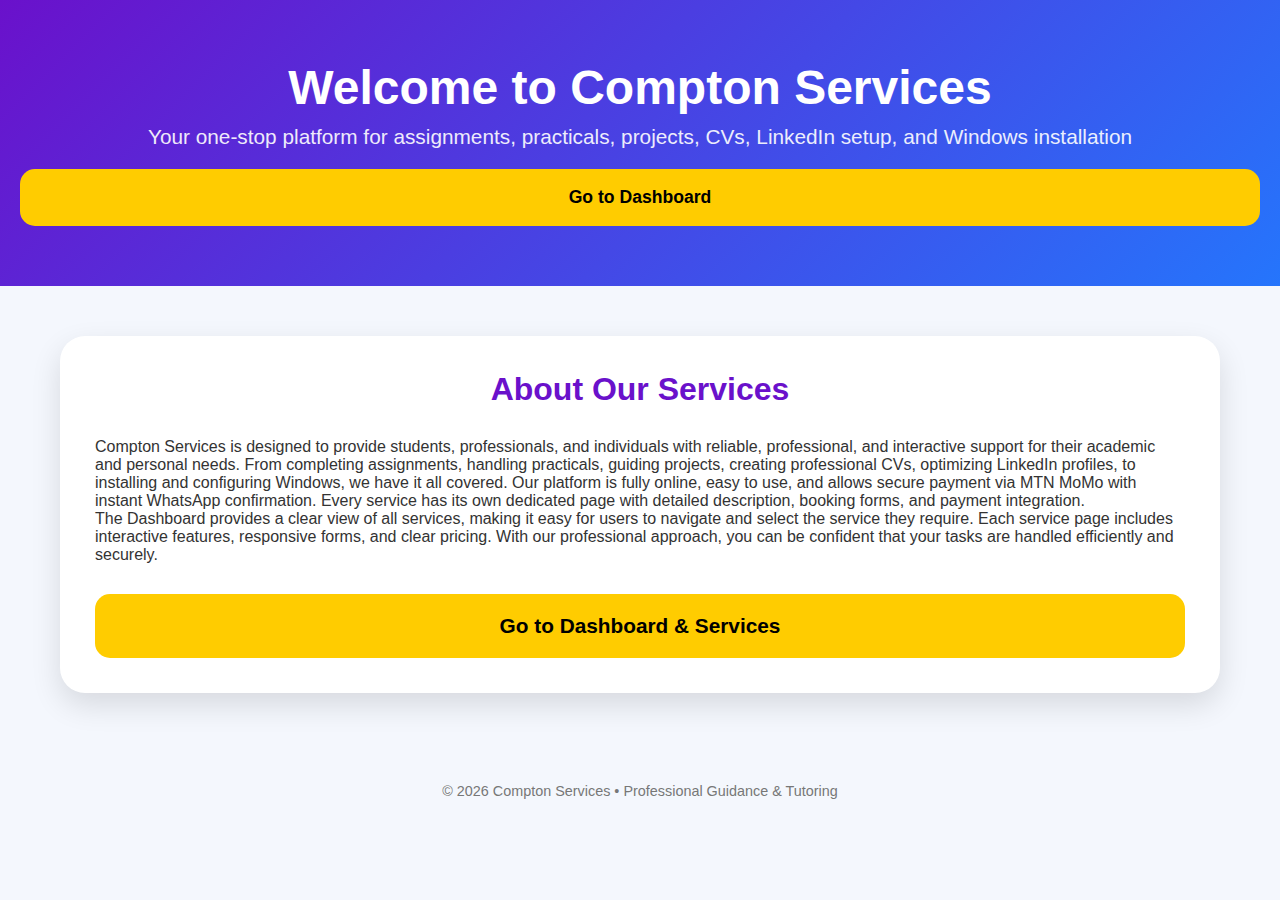
<file: index.html>
<!DOCTYPE html>
<html lang="en">
<head>
<meta charset="UTF-8">
<meta name="viewport" content="width=device-width, initial-scale=1.0">
<title>Compton Services - Home</title>
<link rel="stylesheet" href="style.css">
<link rel="stylesheet" href="https://cdnjs.cloudflare.com/ajax/libs/font-awesome/6.5.0/css/all.min.css">
</head>
<body>

<header>
  <h1>Welcome to Compton Services</h1>
  <p>Your one-stop platform for assignments, practicals, projects, CVs, LinkedIn setup, and Windows installation</p>
  <nav>
    <a href="dashboard.html" class="pay-btn">Go to Dashboard</a>
  </nav>
</header>

<main>
  <div class="card">
    <h2>About Our Services</h2>
    <p>
      Compton Services is designed to provide students, professionals, and individuals with reliable, professional, and interactive support for their academic and personal needs. 
      From completing assignments, handling practicals, guiding projects, creating professional CVs, optimizing LinkedIn profiles, to installing and configuring Windows, we have it all covered. 
      Our platform is fully online, easy to use, and allows secure payment via MTN MoMo with instant WhatsApp confirmation. Every service has its own dedicated page with detailed description, booking forms, and payment integration.
    </p>
    <p>
      The Dashboard provides a clear view of all services, making it easy for users to navigate and select the service they require. Each service page includes interactive features, responsive forms, and clear pricing. 
      With our professional approach, you can be confident that your tasks are handled efficiently and securely.
    </p>
    <div style="text-align:center; margin-top:30px;">
      <a href="dashboard.html" class="pay-btn" style="font-size:1.3rem; padding:20px 30px;">
        Go to Dashboard & Services
      </a>
    </div>
  </div>
</main>

<footer>
  <p>© 2026 Compton Services • Professional Guidance & Tutoring</p>
</footer>

</body>
</html>
</file>
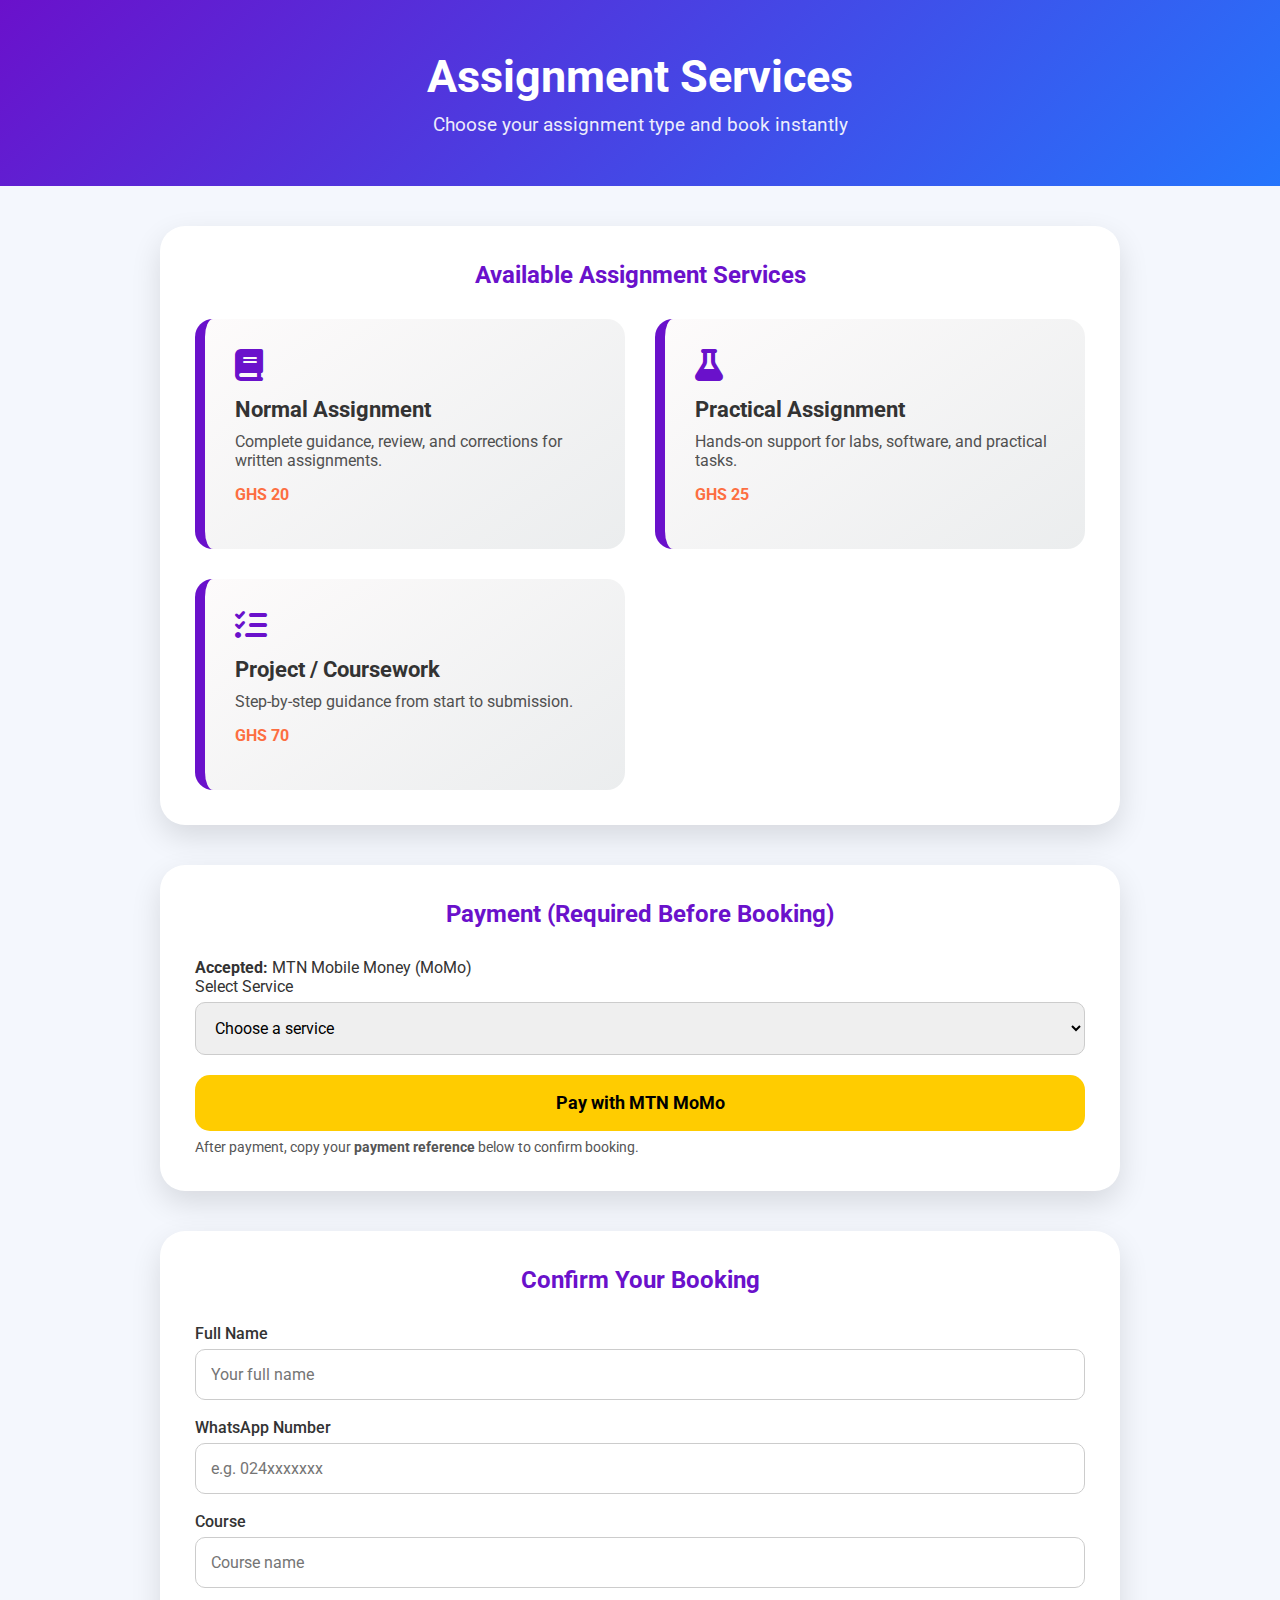
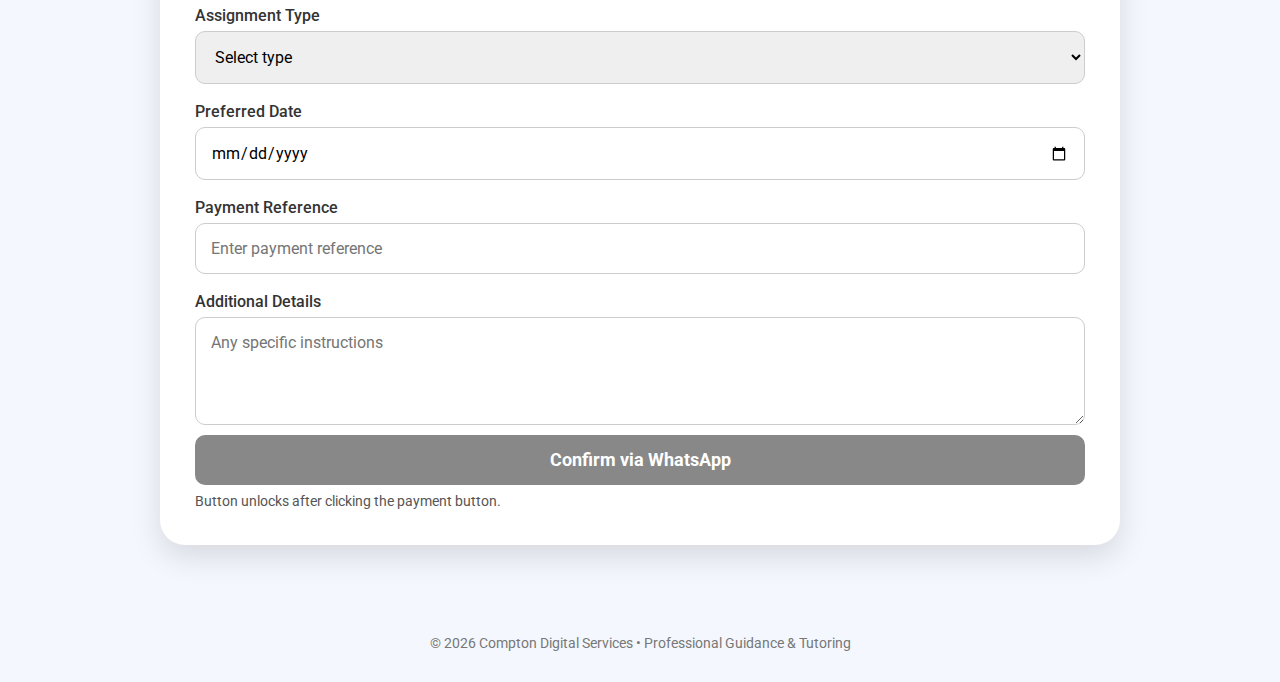
<file: Assignment.html>
<!DOCTYPE html>
<html lang="en">
<head>
<meta charset="UTF-8">
<meta name="viewport" content="width=device-width, initial-scale=1.0">
<title>Assignments – Compton Digital Services</title>
<link href="https://fonts.googleapis.com/css2?family=Roboto:wght@400;700&display=swap" rel="stylesheet">
<link rel="stylesheet" href="https://cdnjs.cloudflare.com/ajax/libs/font-awesome/6.5.0/css/all.min.css">
<style>
  * { box-sizing: border-box; margin: 0; padding: 0; font-family: 'Roboto', sans-serif; }
  body { background: #f4f7fd; color: #333; scroll-behavior: smooth; }
  a { text-decoration: none; color: inherit; }

  header { background: linear-gradient(135deg,#6a11cb,#2575fc); color:#fff; text-align:center; padding:50px 20px;}
  header h1 { font-size:2.8rem; margin-bottom:10px; }
  header p { font-size:1.2rem; opacity:0.9; }

  main { max-width:1000px; margin:40px auto; padding:0 20px; }

  .card { background:#fff; border-radius:25px; padding:35px; margin-bottom:40px; box-shadow:0 12px 30px rgba(0,0,0,0.12); transition:all 0.3s ease; }
  .card:hover { transform:translateY(-5px); }

  h2 { text-align:center; margin-bottom:30px; color:#6a11cb; }

  .services { display:grid; grid-template-columns:repeat(auto-fit,minmax(280px,1fr)); gap:30px; }
  .service { border-radius:18px; padding:30px; background:linear-gradient(145deg,#fdfbfb,#ebedee); border-left:10px solid #6a11cb; cursor:pointer; position:relative; }
  .service:hover { box-shadow:0 10px 30px rgba(0,0,0,0.18); }
  .service i { font-size:2rem; color:#6a11cb; margin-bottom:15px; display:block; }
  .service h3 { font-size:1.4rem; margin-bottom:10px; color:#333; }
  .service p { font-size:1rem; opacity:0.85; margin-bottom:15px; }
  .price { font-weight:bold; font-size:1.5rem; color:#ff5722; }
  .tooltip { position:absolute; bottom:15px; right:15px; background:#6a11cb; color:#fff; padding:6px 10px; border-radius:6px; font-size:0.85rem; opacity:0; transition:opacity 0.3s; pointer-events:none; }
  .service:hover .tooltip { opacity:1; }

  .pay-btn { display:block; text-align:center; padding:18px; background:#ffcc00; color:#000; border-radius:15px; font-weight:bold; margin-top:20px; font-size:1.1rem; transition:all 0.3s ease; }
  .pay-btn:hover { background:#e6b800; transform:scale(1.05); }

  form label { display:block; margin-top:18px; font-weight:500; }
  input, select, textarea, button { width:100%; padding:15px; margin-top:6px; border-radius:10px; border:1px solid #ccc; font-size:1rem; transition:border-color 0.3s; }
  input:focus, select:focus, textarea:focus { border-color:#6a11cb; outline:none; }
  textarea { resize:vertical; }
  button { background:#6a11cb; color:#fff; font-weight:bold; cursor:pointer; border:none; transition:all 0.3s; font-size:1.1rem; }
  button:hover { background:#2575fc; transform:scale(1.02); }
  button[disabled] { background:#888; cursor:not-allowed; }
  .note { font-size:0.9rem; color:#555; margin-top:8px; }

  footer { text-align:center; padding:30px; font-size:0.9rem; color:#777; margin-top:60px; }
</style>
</head>
<body>

<header>
  <h1>Assignment Services</h1>
  <p>Choose your assignment type and book instantly</p>
</header>

<main>

  <!-- SERVICES -->
  <div class="card">
    <h2>Available Assignment Services</h2>
    <div class="services">
      <div class="service" onclick="selectService('normal')">
        <i class="fas fa-book"></i>
        <h3>Normal Assignment</h3>
        <p>Complete guidance, review, and corrections for written assignments.</p>
        <p class="price">GHS 20</p>
        <div class="tooltip">Click to select</div>
      </div>
      <div class="service" onclick="selectService('practical')">
        <i class="fas fa-flask"></i>
        <h3>Practical Assignment</h3>
        <p>Hands-on support for labs, software, and practical tasks.</p>
        <p class="price">GHS 25</p>
        <div class="tooltip">Click to select</div>
      </div>
      <div class="service" onclick="selectService('project')">
        <i class="fas fa-tasks"></i>
        <h3>Project / Coursework</h3>
        <p>Step-by-step guidance from start to submission.</p>
        <p class="price">GHS 70</p>
        <div class="tooltip">Click to select</div>
      </div>
    </div>
  </div>

  <!-- PAYMENT -->
  <div class="card">
    <h2>Payment (Required Before Booking)</h2>
    <p><strong>Accepted:</strong> MTN Mobile Money (MoMo)</p>

    <label>Select Service
      <select id="serviceSelect" onchange="setPaymentLink()" required>
        <option value="">Choose a service</option>
        <option value="normal">Normal Assignment – GHS 20</option>
        <option value="practical">Practical Assignment – GHS 25</option>
        <option value="project">Project / Coursework – GHS 70</option>
      </select>
    </label>

    <a id="payBtn" class="pay-btn" href="#" target="_blank" onclick="markPaid(event)">Pay with MTN MoMo</a>
    <p class="note">After payment, copy your <strong>payment reference</strong> below to confirm booking.</p>
  </div>

  <!-- BOOKING FORM -->
  <div class="card">
    <h2>Confirm Your Booking</h2>
    <form onsubmit="sendToWhatsApp(event)">
      <label>Full Name
        <input type="text" id="name" placeholder="Your full name" required>
      </label>
      <label>WhatsApp Number
        <input type="text" id="contact" placeholder="e.g. 024xxxxxxx" required>
      </label>
      <label>Course
        <input type="text" id="course" placeholder="Course name" required>
      </label>
      <label>Assignment Type
        <select id="type" required>
          <option value="">Select type</option>
          <option>Normal (Non-Practical)</option>
          <option>Practical</option>
          <option>Project / Coursework</option>
        </select>
      </label>
      <label>Preferred Date
        <input type="date" id="date" required>
      </label>
      <label>Payment Reference
        <input type="text" id="reference" placeholder="Enter payment reference" required>
      </label>
      <label>Additional Details
        <textarea id="details" rows="4" placeholder="Any specific instructions"></textarea>
      </label>
      <button id="confirmBtn" type="submit" disabled>Confirm via WhatsApp</button>
      <p class="note">Button unlocks after clicking the payment button.</p>
    </form>
  </div>

</main>

<footer>
  <p>© 2026 Compton Digital Services • Professional Guidance & Tutoring</p>
</footer>

<script>
  function selectService(service){
    document.getElementById('serviceSelect').value = service;
    setPaymentLink();
    document.getElementById('payBtn').scrollIntoView({behavior:'smooth'});
  }

  function setPaymentLink() {
    const service = document.getElementById('serviceSelect').value;
    const payBtn = document.getElementById('payBtn');
    const links = {
      normal:'https://momo.com/pay/NORMAL123',
      practical:'https://momo.com/pay/PRACTICAL456',
      project:'https://momo.com/pay/PROJECT789'
    };
    payBtn.href = links[service]||'#';
  }

  function markPaid(e){
    if(document.getElementById('payBtn').href==='#'){
      e.preventDefault();
      alert('Please select a service first.');
      return;
    }
    localStorage.setItem('paidClicked','yes');
    setTimeout(()=>{document.getElementById('confirmBtn').disabled=false;},500);
  }

  function sendToWhatsApp(e){
    e.preventDefault();
    if(localStorage.getItem('paidClicked')!=='yes'){
      alert('Please complete payment first.');
      return;
    }
    const name=document.getElementById('name').value;
    const contact=document.getElementById('contact').value;
    const course=document.getElementById('course').value;
    const type=document.getElementById('type').value;
    const date=document.getElementById('date').value;
    const ref=document.getElementById('reference').value;
    const details=document.getElementById('details').value;
    const phoneNumber='233550520858';

    const msg=`Hello, I have PAID and want to confirm a booking.%0A%0A`+
              `Name: ${name}%0AContact: ${contact}%0ACourse: ${course}%0A`+
              `Assignment Type: ${type}%0APreferred Date: ${date}%0A`+
              `Payment Reference: ${ref}%0A%0ADetails: ${details}`;
    window.open(`https://wa.me/${phoneNumber}?text=${msg}`,'_blank');
  }
</script>

</body>
</html>
</file>
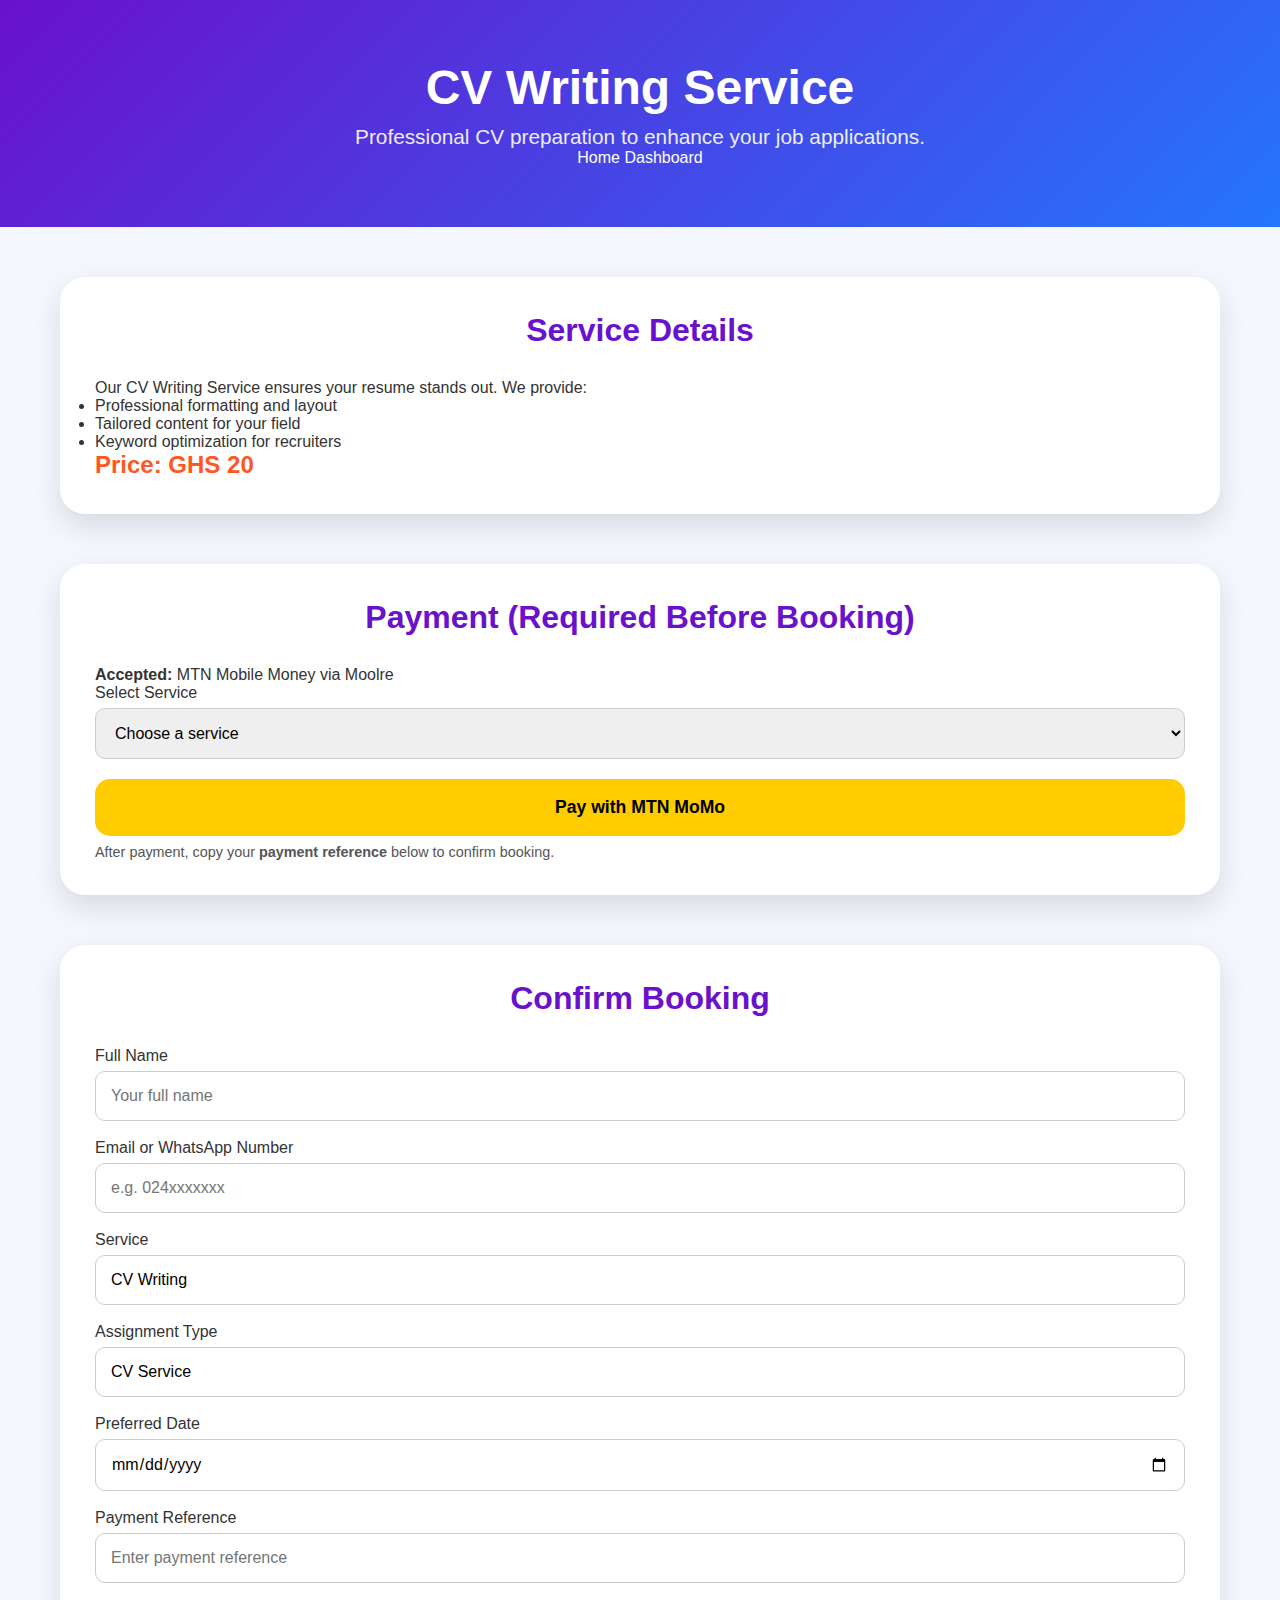
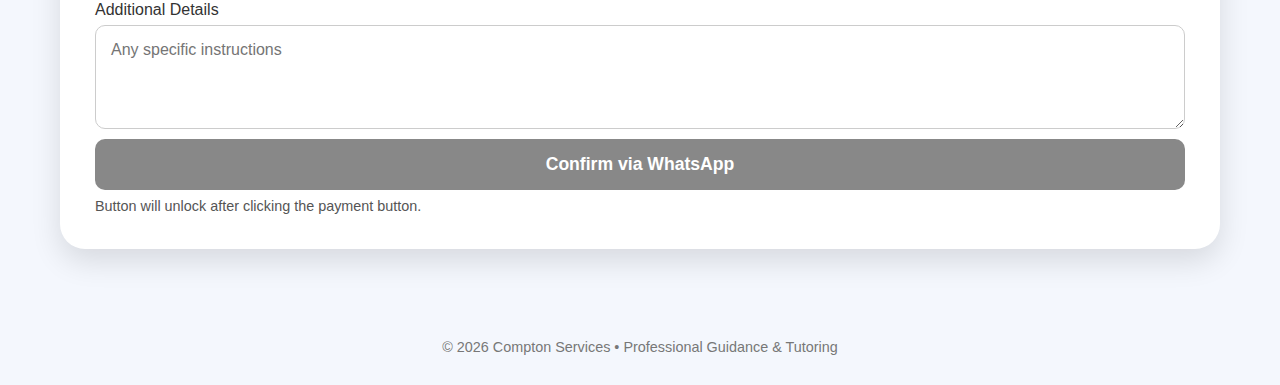
<file: cv.html>
<!DOCTYPE html>
<html lang="en">
<head>
<meta charset="UTF-8">
<meta name="viewport" content="width=device-width, initial-scale=1.0">
<title>CV Writing Service</title>
<link rel="stylesheet" href="style.css">
<link rel="stylesheet" href="https://cdnjs.cloudflare.com/ajax/libs/font-awesome/6.5.0/css/all.min.css">
</head>
<body>

<header>
  <h1>CV Writing Service</h1>
  <p>Professional CV preparation to enhance your job applications.</p>
  <nav>
    <a href="index.html">Home</a>
    <a href="dashboard.html">Dashboard</a>
  </nav>
</header>

<main>
  <div class="card">
    <h2>Service Details</h2>
    <p>Our CV Writing Service ensures your resume stands out. We provide:</p>
    <ul>
      <li>Professional formatting and layout</li>
      <li>Tailored content for your field</li>
      <li>Keyword optimization for recruiters</li>
    </ul>
    <p class="price">Price: GHS 20</p>
  </div>
<div class="card">
  <h2>Payment (Required Before Booking)</h2>
  <p><strong>Accepted:</strong> MTN Mobile Money via Moolre</p>

  <label>Select Service
    <select id="serviceSelect" onchange="setPaymentLink()" required>
      <option value="">Choose a service</option>
      <option value="linkedin">LinkedIn Setup – GHS 20</option>
    </select>
  </label>

  <a id="payBtn" class="pay-btn" href="#" target="_blank" onclick="markPaid(event)">Pay with MTN MoMo</a>
  <p class="note">After payment, copy your <strong>payment reference</strong> below to confirm booking.</p>
</div>
  
  <div class="card">
    <h2>Confirm Booking</h2>
    <form onsubmit="sendToWhatsApp(event)">
      <label>Full Name
        <input type="text" id="name" placeholder="Your full name" required>
      </label>
      <label>Email or WhatsApp Number
        <input type="text" id="contact" placeholder="e.g. 024xxxxxxx" required>
      </label>
      <label>Service
        <input type="text" id="course" value="CV Writing" readonly>
      </label>
      <label>Assignment Type
        <input type="text" id="type" value="CV Service" readonly>
      </label>
      <label>Preferred Date
        <input type="date" id="date" required>
      </label>
      <label>Payment Reference
        <input type="text" id="reference" placeholder="Enter payment reference" required>
      </label>
      <label>Additional Details
        <textarea id="details" rows="4" placeholder="Any specific instructions"></textarea>
      </label>
      <button id="confirmBtn" type="submit" disabled>Confirm via WhatsApp</button>
      <p class="note">Button will unlock after clicking the payment button.</p>
    </form>
  </div>
</main>

<footer>
  <p>© 2026 Compton Services • Professional Guidance & Tutoring</p>
</footer>

<script src="script.js"></script>
</body>
</html>
</file>
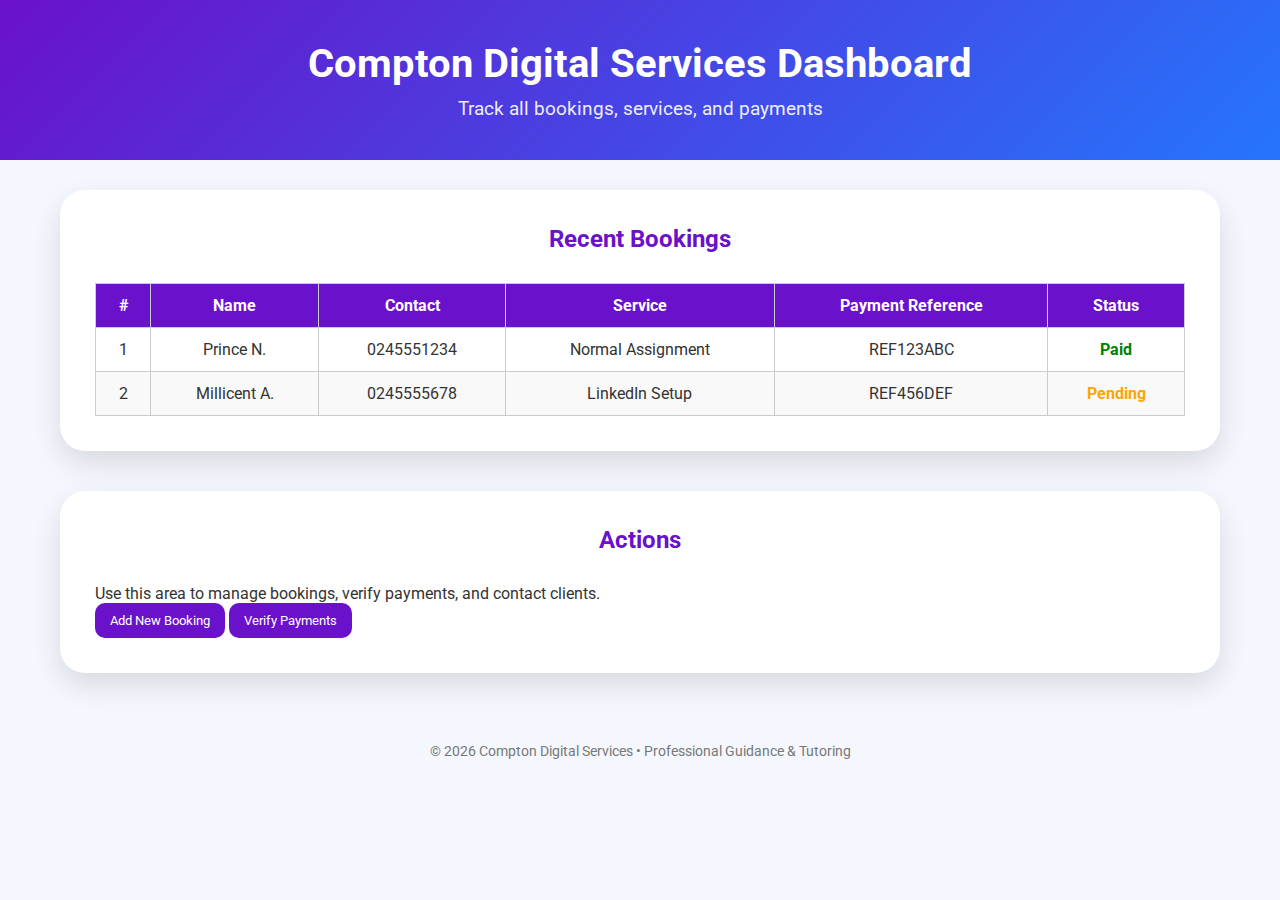
<file: dashboard.html>
<!DOCTYPE html>
<html lang="en">
<head>
<meta charset="UTF-8">
<meta name="viewport" content="width=device-width, initial-scale=1.0">
<title>Dashboard – Compton Digital Services</title>
<link href="https://fonts.googleapis.com/css2?family=Roboto:wght@400;700&display=swap" rel="stylesheet">
<link rel="stylesheet" href="https://cdnjs.cloudflare.com/ajax/libs/font-awesome/6.5.0/css/all.min.css">
<style>
*{box-sizing:border-box;margin:0;padding:0;font-family:'Roboto',sans-serif;}
body{background:#f4f7fd;color:#333;}
header{background:linear-gradient(135deg,#6a11cb,#2575fc);color:#fff;padding:40px 20px;text-align:center;}
header h1{font-size:2.5rem;margin-bottom:10px;}
header p{font-size:1.2rem;opacity:0.9;}
main{max-width:1200px;margin:30px auto;padding:0 20px;}
.card{background:#fff;border-radius:25px;padding:35px;margin-bottom:40px;box-shadow:0 12px 30px rgba(0,0,0,0.12);}
h2{text-align:center;margin-bottom:30px;color:#6a11cb;}
table{width:100%;border-collapse:collapse;}
th,td{border:1px solid #ccc;padding:12px;text-align:center;}
th{background:#6a11cb;color:#fff;}
tr:nth-child(even){background:#f9f9f9;}
.status-paid{color:green;font-weight:bold;}
.status-pending{color:orange;font-weight:bold;}
.status-failed{color:red;font-weight:bold;}
button{background:#6a11cb;color:#fff;padding:10px 15px;border:none;border-radius:10px;cursor:pointer;transition:0.3s;}
button:hover{background:#2575fc;}
footer{text-align:center;padding:30px;font-size:0.9rem;color:#777;margin-top:40px;}
</style>
</head>
<body>

<header>
  <h1>Compton Digital Services Dashboard</h1>
  <p>Track all bookings, services, and payments</p>
</header>

<main>
  <div class="card">
    <h2>Recent Bookings</h2>
    <table>
      <thead>
        <tr>
          <th>#</th>
          <th>Name</th>
          <th>Contact</th>
          <th>Service</th>
          <th>Payment Reference</th>
          <th>Status</th>
        </tr>
      </thead>
      <tbody id="bookingTable">
        <!-- Sample data, dynamic later -->
        <tr>
          <td>1</td>
          <td>Prince N.</td>
          <td>0245551234</td>
          <td>Normal Assignment</td>
          <td>REF123ABC</td>
          <td class="status-paid">Paid</td>
        </tr>
        <tr>
          <td>2</td>
          <td>Millicent A.</td>
          <td>0245555678</td>
          <td>LinkedIn Setup</td>
          <td>REF456DEF</td>
          <td class="status-pending">Pending</td>
        </tr>
      </tbody>
    </table>
  </div>

  <div class="card">
    <h2>Actions</h2>
    <p>Use this area to manage bookings, verify payments, and contact clients.</p>
    <button onclick="alert('This will be expanded in future versions')">Add New Booking</button>
    <button onclick="alert('Payment verification feature coming soon')">Verify Payments</button>
  </div>
</main>

<footer>
  <p>© 2026 Compton Digital Services • Professional Guidance & Tutoring</p>
</footer>

</body>
</html>
</file>
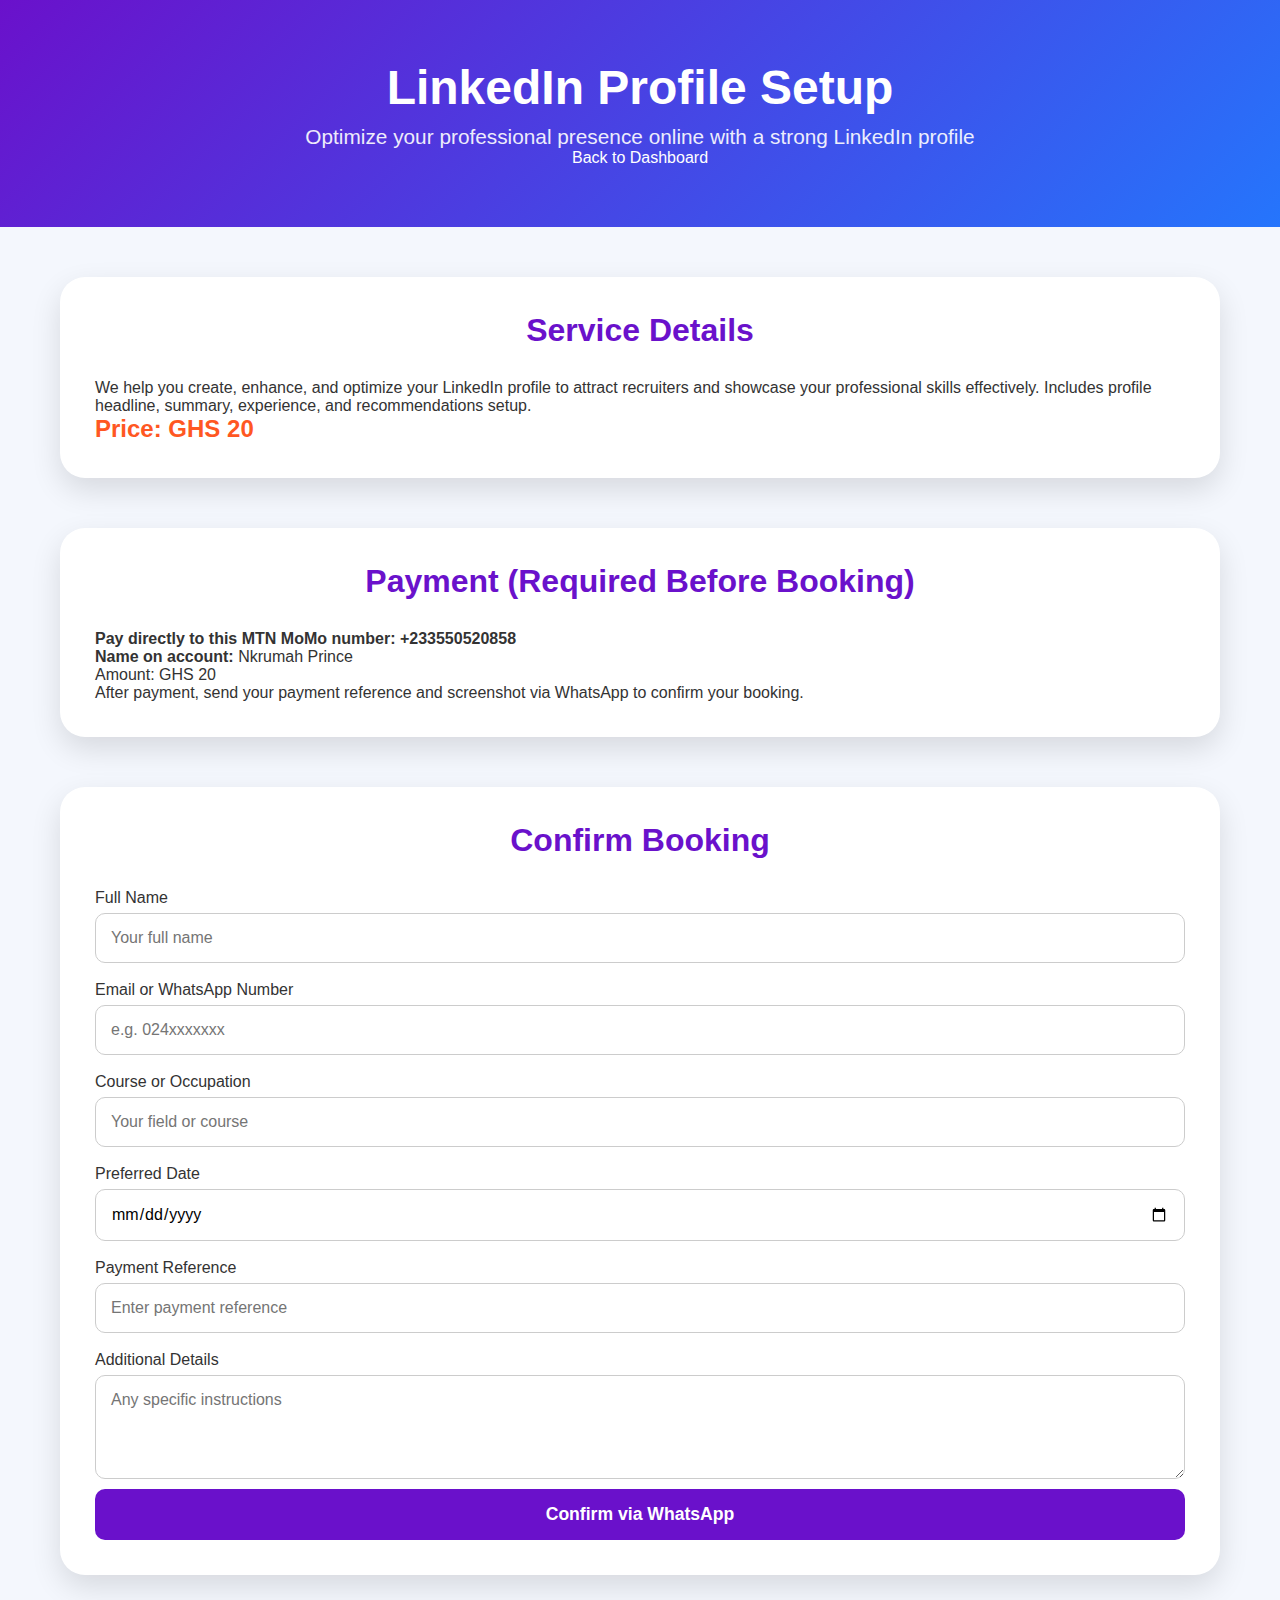
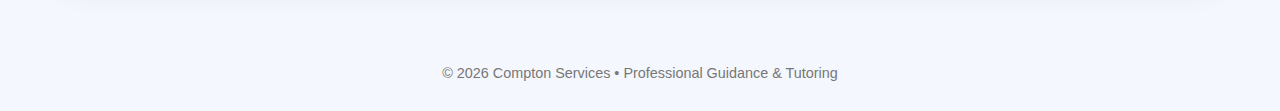
<file: linkedin.html>
<!DOCTYPE html>
<html lang="en">
<head>
<meta charset="UTF-8">
<meta name="viewport" content="width=device-width, initial-scale=1.0">
<title>LinkedIn Setup Service</title>
<link rel="stylesheet" href="style.css">
<script src="script.js" defer></script>
<link rel="stylesheet" href="https://cdnjs.cloudflare.com/ajax/libs/font-awesome/6.5.0/css/all.min.css">
</head>
<body>

<header>
  <h1>LinkedIn Profile Setup</h1>
  <p>Optimize your professional presence online with a strong LinkedIn profile</p>
  <nav>
    <a href="dashboard.html">Back to Dashboard</a>
  </nav>
</header>

<main>
  <div class="card">
    <h2>Service Details</h2>
    <p>We help you create, enhance, and optimize your LinkedIn profile to attract recruiters and showcase your professional skills effectively. Includes profile headline, summary, experience, and recommendations setup.</p>
    <p class="price">Price: GHS 20</p>
  </div>

  <!-- PAYMENT -->
  <div class="card">
    <h2>Payment (Required Before Booking)</h2>
    <p><strong>Pay directly to this MTN MoMo number:</strong> <strong>+233550520858</strong></p>
    <p><strong>Name on account:</strong> Nkrumah Prince</p>
    <p>Amount: GHS 20</p>
    <p>After payment, send your payment reference and screenshot via WhatsApp to confirm your booking.</p>
  </div>

  <!-- BOOKING FORM -->
  <div class="card">
    <h2>Confirm Booking</h2>
    <form onsubmit="sendToWhatsApp(event)">
      <label>Full Name
        <input type="text" id="name" placeholder="Your full name" required>
      </label>
      <label>Email or WhatsApp Number
        <input type="text" id="contact" placeholder="e.g. 024xxxxxxx" required>
      </label>
      <label>Course or Occupation
        <input type="text" id="course" placeholder="Your field or course" required>
      </label>
      <label>Preferred Date
        <input type="date" id="date" required>
      </label>
      <label>Payment Reference
        <input type="text" id="reference" placeholder="Enter payment reference" required>
      </label>
      <label>Additional Details
        <textarea id="details" rows="4" placeholder="Any specific instructions"></textarea>
      </label>
      <button id="confirmBtn" type="submit">Confirm via WhatsApp</button>
    </form>
  </div>
</main>

<footer>
  <p>© 2026 Compton Services • Professional Guidance & Tutoring</p>
</footer>

<script>
function sendToWhatsApp(e){
  e.preventDefault();
  const name=document.getElementById('name').value;
  const contact=document.getElementById('contact').value;
  const course=document.getElementById('course').value;
  const date=document.getElementById('date').value;
  const ref=document.getElementById('reference').value;
  const details=document.getElementById('details').value;
  const phoneNumber='+233550520858';

  const msg=`Hello, I have PAID and want to confirm a booking.%0A%0A`+
            `Name: ${name}%0AContact: ${contact}%0ACourse/Occupation: ${course}%0A`+
            `Preferred Date: ${date}%0A`+
            `Payment Reference: ${ref}%0A%0ADetails: ${details}`;
  window.open(`https://wa.me/${phoneNumber.replace('+','')}?text=${msg}`,'_blank');
}
</script>

</body>
</html>
</file>
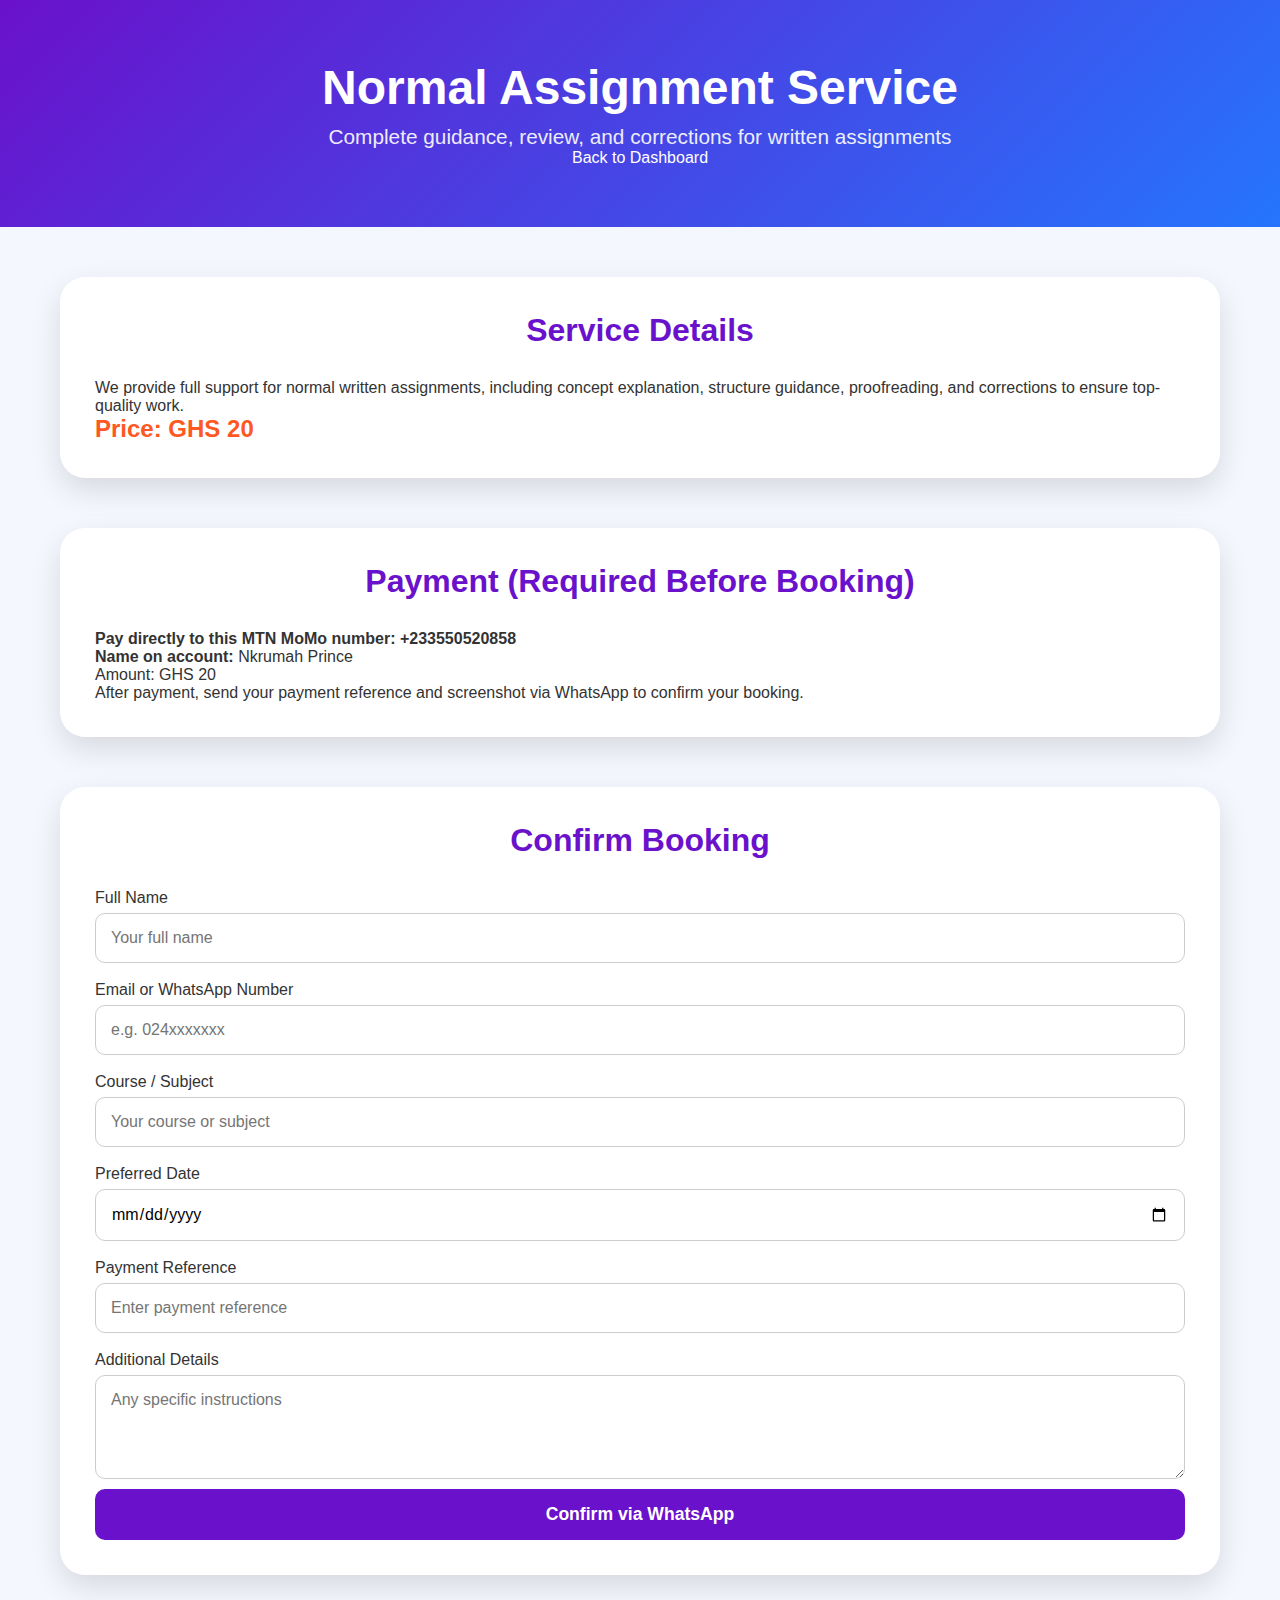
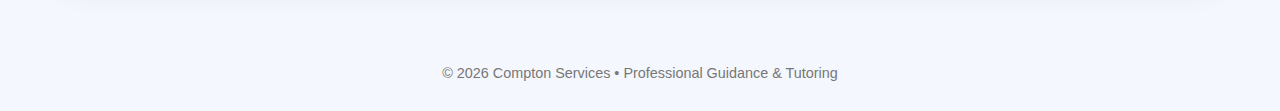
<file: normal.html>
<!DOCTYPE html>
<html lang="en">
<head>
<meta charset="UTF-8">
<meta name="viewport" content="width=device-width, initial-scale=1.0">
<title>Normal Assignment Service</title>
<link rel="stylesheet" href="style.css">
<script src="script.js" defer></script>
<link rel="stylesheet" href="https://cdnjs.cloudflare.com/ajax/libs/font-awesome/6.5.0/css/all.min.css">
</head>
<body>

<header>
  <h1>Normal Assignment Service</h1>
  <p>Complete guidance, review, and corrections for written assignments</p>
  <nav>
    <a href="dashboard.html">Back to Dashboard</a>
  </nav>
</header>

<main>
  <div class="card">
    <h2>Service Details</h2>
    <p>We provide full support for normal written assignments, including concept explanation, structure guidance, proofreading, and corrections to ensure top-quality work.</p>
    <p class="price">Price: GHS 20</p>
  </div>

  <!-- PAYMENT -->
  <div class="card">
    <h2>Payment (Required Before Booking)</h2>
    <p><strong>Pay directly to this MTN MoMo number:</strong> <strong>+233550520858</strong></p>
    <p><strong>Name on account:</strong> Nkrumah Prince</p>
    <p>Amount: GHS 20</p>
    <p>After payment, send your payment reference and screenshot via WhatsApp to confirm your booking.</p>
  </div>

  <!-- BOOKING FORM -->
  <div class="card">
    <h2>Confirm Booking</h2>
    <form onsubmit="sendToWhatsApp(event)">
      <label>Full Name
        <input type="text" id="name" placeholder="Your full name" required>
      </label>
      <label>Email or WhatsApp Number
        <input type="text" id="contact" placeholder="e.g. 024xxxxxxx" required>
      </label>
      <label>Course / Subject
        <input type="text" id="course" placeholder="Your course or subject" required>
      </label>
      <label>Preferred Date
        <input type="date" id="date" required>
      </label>
      <label>Payment Reference
        <input type="text" id="reference" placeholder="Enter payment reference" required>
      </label>
      <label>Additional Details
        <textarea id="details" rows="4" placeholder="Any specific instructions"></textarea>
      </label>
      <button id="confirmBtn" type="submit">Confirm via WhatsApp</button>
    </form>
  </div>
</main>

<footer>
  <p>© 2026 Compton Services • Professional Guidance & Tutoring</p>
</footer>

<script>
function sendToWhatsApp(e){
  e.preventDefault();
  const name=document.getElementById('name').value;
  const contact=document.getElementById('contact').value;
  const course=document.getElementById('course').value;
  const date=document.getElementById('date').value;
  const ref=document.getElementById('reference').value;
  const details=document.getElementById('details').value;
  const phoneNumber='+233550520858';

  const msg=`Hello, I have PAID and want to confirm a booking.%0A%0A`+
            `Name: ${name}%0AContact: ${contact}%0ACourse: ${course}%0A`+
            `Assignment Type: Normal Assignment%0APreferred Date: ${date}%0A`+
            `Payment Reference: ${ref}%0A%0ADetails: ${details}`;
  window.open(`https://wa.me/${phoneNumber.replace('+','')}?text=${msg}`, '_blank');
}
</script>

</body>
</html>
</file>
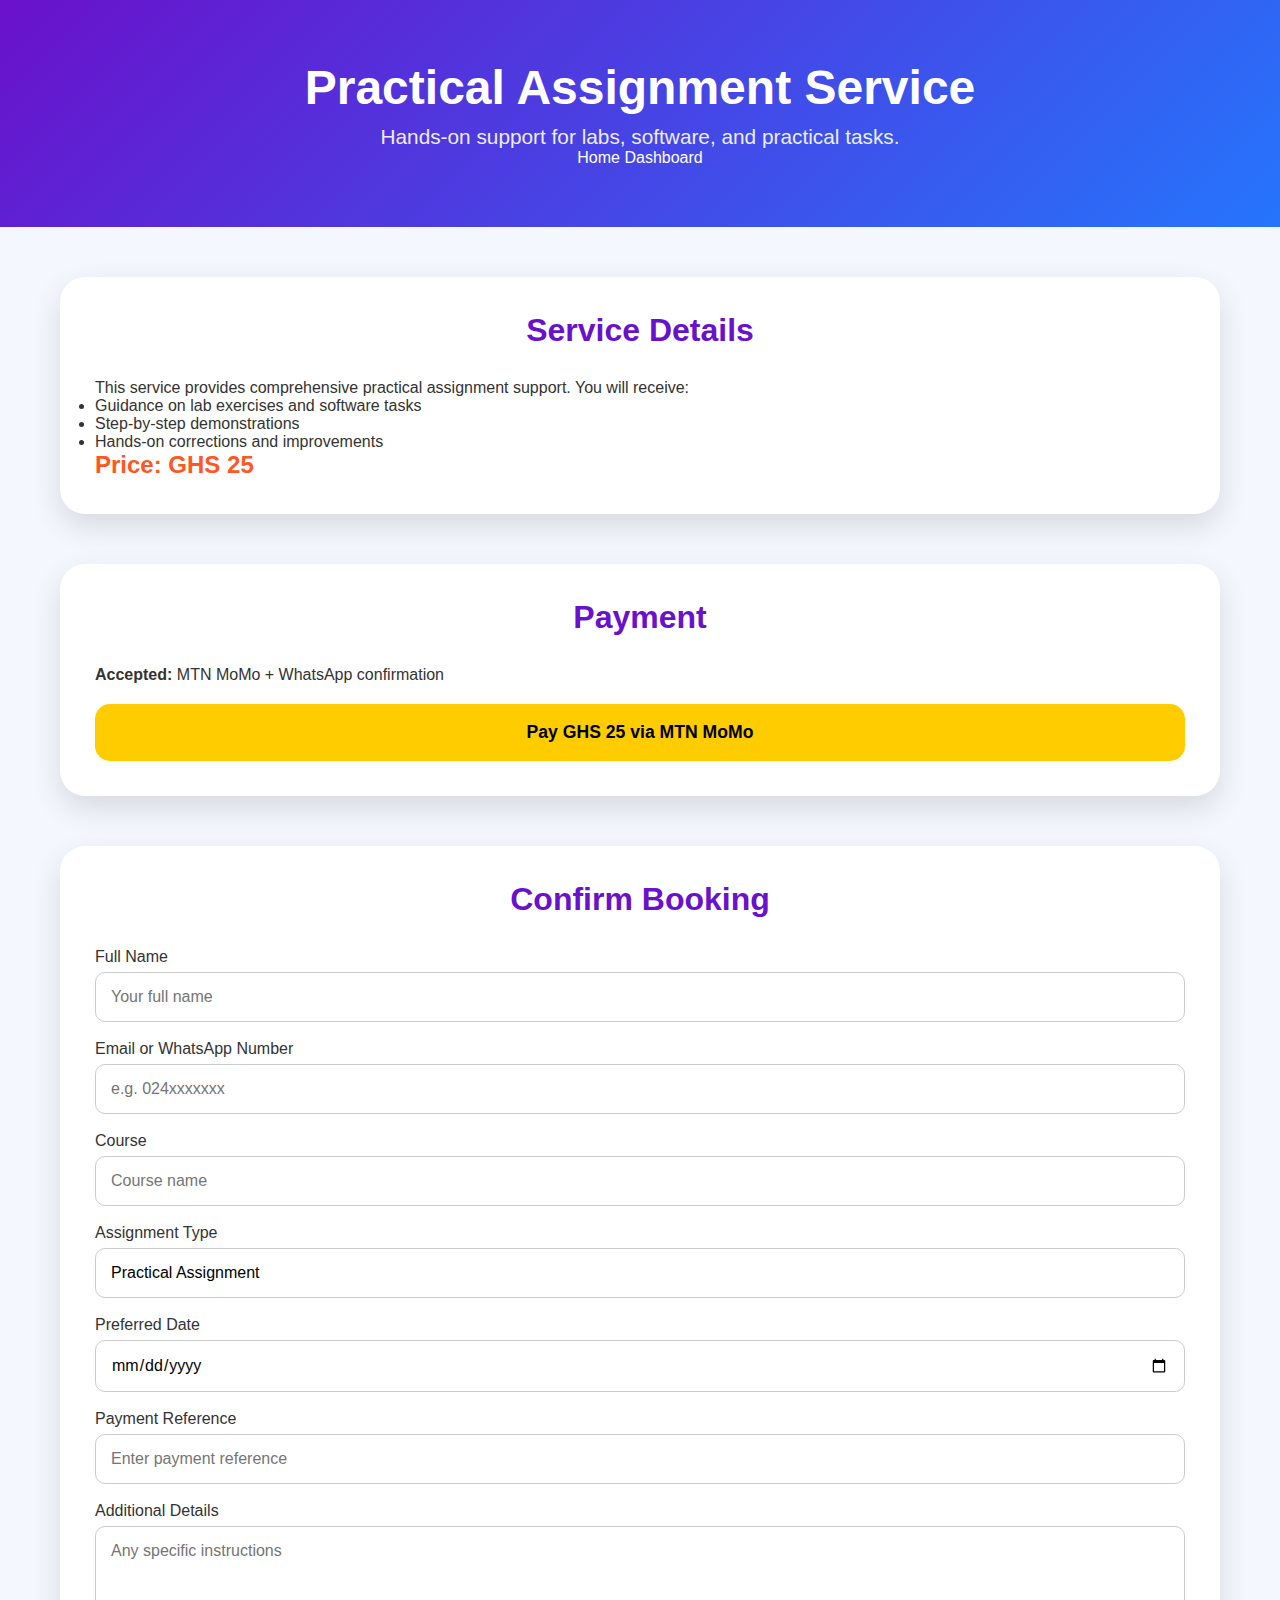
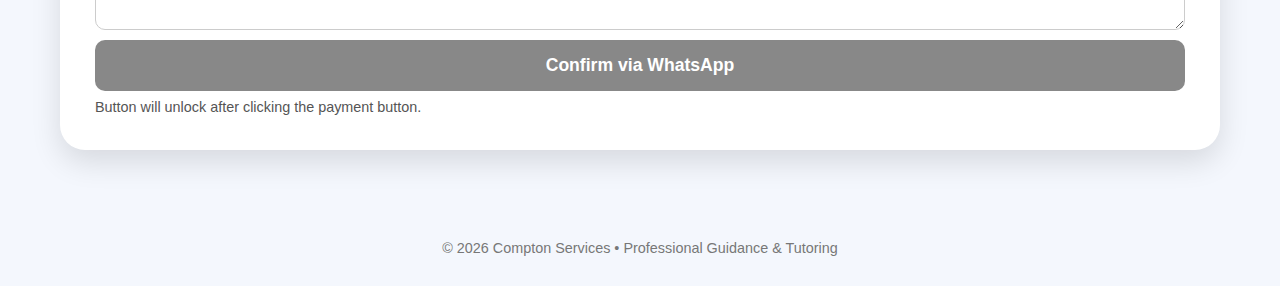
<file: practical.html>
<!DOCTYPE html>
<html lang="en">
<head>
<meta charset="UTF-8">
<meta name="viewport" content="width=device-width, initial-scale=1.0">
<title>Practical Assignment Service</title>
<link rel="stylesheet" href="style.css">
<link rel="stylesheet" href="https://cdnjs.cloudflare.com/ajax/libs/font-awesome/6.5.0/css/all.min.css">
</head>
<body>

<header>
  <h1>Practical Assignment Service</h1>
  <p>Hands-on support for labs, software, and practical tasks.</p>
  <nav>
    <a href="index.html">Home</a>
    <a href="dashboard.html">Dashboard</a>
  </nav>
</header>

<main>
  <div class="card">
    <h2>Service Details</h2>
    <p>This service provides comprehensive practical assignment support. You will receive:</p>
    <ul>
      <li>Guidance on lab exercises and software tasks</li>
      <li>Step-by-step demonstrations</li>
      <li>Hands-on corrections and improvements</li>
    </ul>
    <p class="price">Price: GHS 25</p>
  </div>

  <div class="card">
    <h2>Payment</h2>
    <p><strong>Accepted:</strong> MTN MoMo + WhatsApp confirmation</p>
    <a id="payBtn" class="pay-btn" href="https://mtnmomo.com/pay/PRACTICAL456" target="_blank" onclick="markPaid(event)">Pay GHS 25 via MTN MoMo</a>
  </div>

  <div class="card">
    <h2>Confirm Booking</h2>
    <form onsubmit="sendToWhatsApp(event)">
      <label>Full Name
        <input type="text" id="name" placeholder="Your full name" required>
      </label>
      <label>Email or WhatsApp Number
        <input type="text" id="contact" placeholder="e.g. 024xxxxxxx" required>
      </label>
      <label>Course
        <input type="text" id="course" placeholder="Course name" required>
      </label>
      <label>Assignment Type
        <input type="text" id="type" value="Practical Assignment" readonly>
      </label>
      <label>Preferred Date
        <input type="date" id="date" required>
      </label>
      <label>Payment Reference
        <input type="text" id="reference" placeholder="Enter payment reference" required>
      </label>
      <label>Additional Details
        <textarea id="details" rows="4" placeholder="Any specific instructions"></textarea>
      </label>
      <button id="confirmBtn" type="submit" disabled>Confirm via WhatsApp</button>
      <p class="note">Button will unlock after clicking the payment button.</p>
    </form>
  </div>
</main>

<footer>
  <p>© 2026 Compton Services • Professional Guidance & Tutoring</p>
</footer>

<script src="script.js"></script>
</body>
</html>
</file>
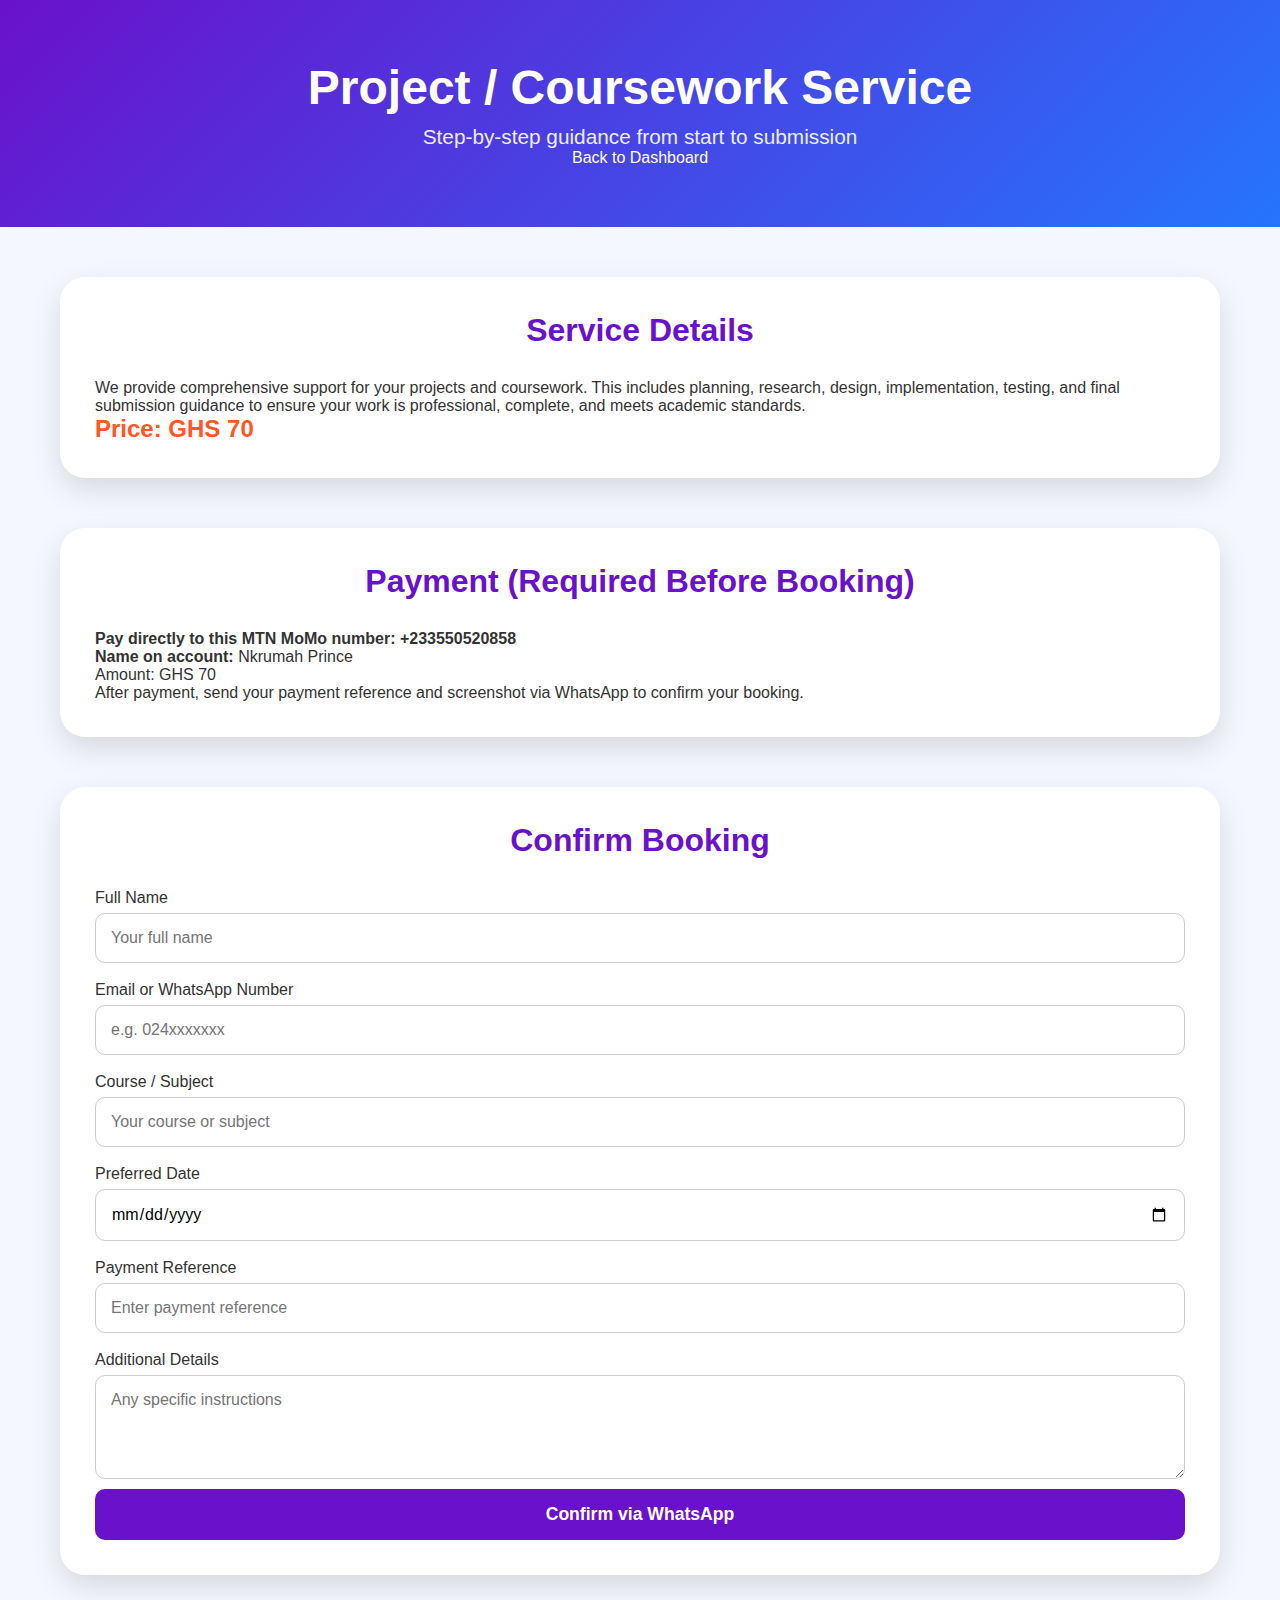
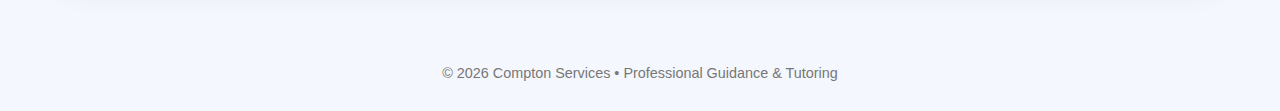
<file: project.html>
<!DOCTYPE html>
<html lang="en">
<head>
<meta charset="UTF-8">
<meta name="viewport" content="width=device-width, initial-scale=1.0">
<title>Project / Coursework Service</title>
<link rel="stylesheet" href="style.css">
<script src="script.js" defer></script>
<link rel="stylesheet" href="https://cdnjs.cloudflare.com/ajax/libs/font-awesome/6.5.0/css/all.min.css">
</head>
<body>

<header>
  <h1>Project / Coursework Service</h1>
  <p>Step-by-step guidance from start to submission</p>
  <nav>
    <a href="dashboard.html">Back to Dashboard</a>
  </nav>
</header>

<main>
  <div class="card">
    <h2>Service Details</h2>
    <p>We provide comprehensive support for your projects and coursework. This includes planning, research, design, implementation, testing, and final submission guidance to ensure your work is professional, complete, and meets academic standards.</p>
    <p class="price">Price: GHS 70</p>
  </div>

  <!-- PAYMENT -->
  <div class="card">
    <h2>Payment (Required Before Booking)</h2>
    <p><strong>Pay directly to this MTN MoMo number:</strong> <strong>+233550520858</strong></p>
    <p><strong>Name on account:</strong> Nkrumah Prince</p>
    <p>Amount: GHS 70</p>
    <p>After payment, send your payment reference and screenshot via WhatsApp to confirm your booking.</p>
  </div>

  <!-- BOOKING FORM -->
  <div class="card">
    <h2>Confirm Booking</h2>
    <form onsubmit="sendToWhatsApp(event)">
      <label>Full Name
        <input type="text" id="name" placeholder="Your full name" required>
      </label>
      <label>Email or WhatsApp Number
        <input type="text" id="contact" placeholder="e.g. 024xxxxxxx" required>
      </label>
      <label>Course / Subject
        <input type="text" id="course" placeholder="Your course or subject" required>
      </label>
      <label>Preferred Date
        <input type="date" id="date" required>
      </label>
      <label>Payment Reference
        <input type="text" id="reference" placeholder="Enter payment reference" required>
      </label>
      <label>Additional Details
        <textarea id="details" rows="4" placeholder="Any specific instructions"></textarea>
      </label>
      <button id="confirmBtn" type="submit">Confirm via WhatsApp</button>
    </form>
  </div>
</main>

<footer>
  <p>© 2026 Compton Services • Professional Guidance & Tutoring</p>
</footer>

<script>
function sendToWhatsApp(e){
  e.preventDefault();
  const name=document.getElementById('name').value;
  const contact=document.getElementById('contact').value;
  const course=document.getElementById('course').value;
  const date=document.getElementById('date').value;
  const ref=document.getElementById('reference').value;
  const details=document.getElementById('details').value;
  const phoneNumber='+233550520858';

  const msg=`Hello, I have PAID and want to confirm a booking.%0A%0A`+
            `Name: ${name}%0AContact: ${contact}%0ACourse: ${course}%0A`+
            `Assignment Type: Project / Coursework%0APreferred Date: ${date}%0A`+
            `Payment Reference: ${ref}%0A%0ADetails: ${details}`;
  window.open(`https://wa.me/${phoneNumber.replace('+','')}?text=${msg}`, '_blank');
}
</script>

</body>
</html>
</file>
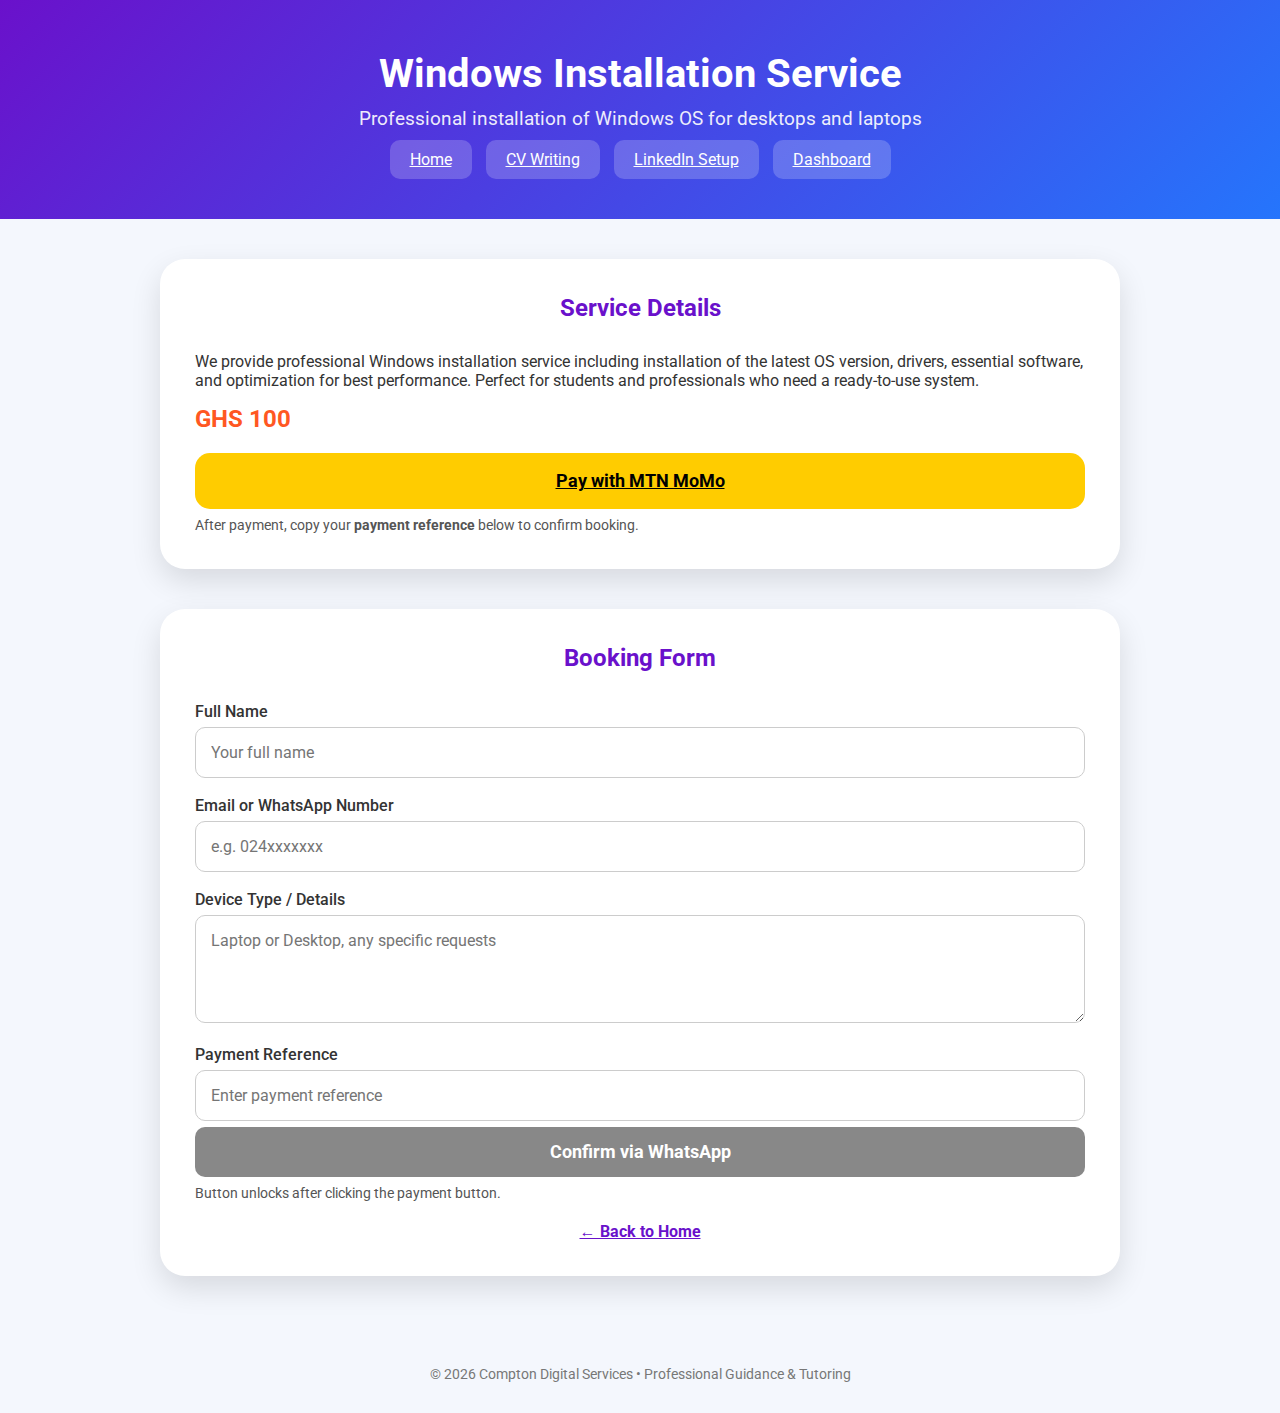
<file: windows.html>
<!DOCTYPE html>
<html lang="en">
<head>
<meta charset="UTF-8">
<meta name="viewport" content="width=device-width, initial-scale=1.0">
<title>Windows Installation – Compton Digital Services</title>
<link href="https://fonts.googleapis.com/css2?family=Roboto:wght@400;700&display=swap" rel="stylesheet">
<link rel="stylesheet" href="https://cdnjs.cloudflare.com/ajax/libs/font-awesome/6.5.0/css/all.min.css">
<style>
*{box-sizing:border-box;margin:0;padding:0;font-family:'Roboto',sans-serif;}
body{background:#f4f7fd;color:#333;}
header{background:linear-gradient(135deg,#6a11cb,#2575fc);color:#fff;padding:50px 20px;text-align:center;}
header h1{font-size:2.5rem;margin-bottom:10px;}
header p{font-size:1.2rem;opacity:0.9;}
nav{margin-top:20px;}
nav a{color:#fff;padding:10px 20px;margin:5px;border-radius:10px;background:rgba(255,255,255,0.2);transition:0.3s;}
nav a:hover{background:#ffcc00;color:#000;}
main{max-width:1000px;margin:40px auto;padding:0 20px;}
.card{background:#fff;border-radius:25px;padding:35px;margin-bottom:40px;box-shadow:0 12px 30px rgba(0,0,0,0.12);}
h2{text-align:center;margin-bottom:30px;color:#6a11cb;}
.service-description p{margin-bottom:15px;}
.price{font-weight:bold;font-size:1.5rem;color:#ff5722;}
.pay-btn{display:block;text-align:center;padding:18px;background:#ffcc00;color:#000;border-radius:15px;font-weight:bold;margin-top:20px;font-size:1.1rem;transition:all 0.3s;}
.pay-btn:hover{background:#e6b800; transform:scale(1.05);}
form label{display:block;margin-top:18px;font-weight:500;}
input,textarea,button{width:100%;padding:15px;margin-top:6px;border-radius:10px;border:1px solid #ccc;font-size:1rem;}
input:focus,textarea:focus{border-color:#6a11cb;outline:none;}
textarea{resize:vertical;}
button{background:#6a11cb;color:#fff;font-weight:bold;cursor:pointer;border:none;font-size:1.1rem;}
button:hover{background:#2575fc;}
button[disabled]{background:#888; cursor:not-allowed;}
.note{font-size:0.9rem;color:#555;margin-top:8px;}
footer{text-align:center;padding:30px;font-size:0.9rem;color:#777;margin-top:60px;}
.back-home{display:block;text-align:center;margin-top:20px;color:#6a11cb;font-weight:bold;}
.back-home:hover{text-decoration:underline;}
</style>
</head>
<body>

<header>
  <h1>Windows Installation Service</h1>
  <p>Professional installation of Windows OS for desktops and laptops</p>
  <nav>
    <a href="index.html">Home</a>
    <a href="cv.html">CV Writing</a>
    <a href="linkedin.html">LinkedIn Setup</a>
    <a href="dashboard.html">Dashboard</a>
  </nav>
</header>

<main>
  <div class="card">
    <h2>Service Details</h2>
    <div class="service-description">
      <p>We provide professional Windows installation service including installation of the latest OS version, drivers, essential software, and optimization for best performance. Perfect for students and professionals who need a ready-to-use system.</p>
      <p class="price">GHS 100</p>
    </div>
    <a id="payBtn" class="pay-btn" href="https://momo.com/pay/WINDOWS123" target="_blank" onclick="markPaid(event)">Pay with MTN MoMo</a>
    <p class="note">After payment, copy your <strong>payment reference</strong> below to confirm booking.</p>
  </div>

  <div class="card">
    <h2>Booking Form</h2>
    <form onsubmit="sendToWhatsApp(event)">
      <label>Full Name<input type="text" id="name" placeholder="Your full name" required></label>
      <label>Email or WhatsApp Number<input type="text" id="contact" placeholder="e.g. 024xxxxxxx" required></label>
      <label>Device Type / Details<textarea id="details" rows="4" placeholder="Laptop or Desktop, any specific requests"></textarea></label>
      <label>Payment Reference<input type="text" id="reference" placeholder="Enter payment reference" required></label>
      <button id="confirmBtn" type="submit" disabled>Confirm via WhatsApp</button>
      <p class="note">Button unlocks after clicking the payment button.</p>
    </form>
    <a href="index.html" class="back-home">← Back to Home</a>
  </div>
</main>

<footer>
  <p>© 2026 Compton Digital Services • Professional Guidance & Tutoring</p>
</footer>

<script>
function markPaid(e){e.preventDefault();localStorage.setItem('paidClicked','yes');document.getElementById('confirmBtn').disabled=false;}
function sendToWhatsApp(e){
e.preventDefault();
if(localStorage.getItem('paidClicked')!=='yes'){alert('Please complete payment first.');return;}
const name=document.getElementById('name').value;
const contact=document.getElementById('contact').value;
const details=document.getElementById('details').value;
const ref=document.getElementById('reference').value;
const phoneNumber='233550520858';
const msg=`Hello, I have PAID and want to confirm Windows Installation booking.%0AName: ${name}%0AContact: ${contact}%0ADetails: ${details}%0APayment Reference: ${ref}`;
window.open(`https://wa.me/${phoneNumber}?text=${msg}`,'_blank');}
</script>

</body>
</html>
</file>
<file: style.css>
/* BASE RESET */
* { box-sizing:border-box; margin:0; padding:0; font-family: 'Roboto', sans-serif; }
body { background:#f4f7fd; color:#333; scroll-behavior:smooth; }
a { text-decoration:none; color:inherit; }

/* HEADER */
header { background:linear-gradient(135deg,#6a11cb,#2575fc); color:#fff; padding:60px 20px; text-align:center; }
header h1 { font-size:3rem; margin-bottom:10px; animation:fadeInDown 1s ease; }
header p { font-size:1.3rem; opacity:0.9; animation:fadeInUp 1s ease; }

@keyframes fadeInDown { from{opacity:0; transform:translateY(-30px);} to{opacity:1; transform:translateY(0);} }
@keyframes fadeInUp { from{opacity:0; transform:translateY(30px);} to{opacity:1; transform:translateY(0);} }

main { max-width:1200px; margin:50px auto; padding:0 20px; }

/* SERVICE CARDS */
.card { background:#fff; border-radius:25px; padding:35px; margin-bottom:50px; box-shadow:0 12px 30px rgba(0,0,0,0.12); transition: all 0.3s ease; }
.card:hover { transform: translateY(-7px); }
h2 { margin-bottom:30px; color:#6a11cb; font-size:2rem; text-align:center; }

.services { display:grid; grid-template-columns:repeat(auto-fit,minmax(280px,1fr)); gap:30px; }
.service { border-radius:18px; padding:30px; background:linear-gradient(145deg,#fdfbfb,#ebedee); border-left:10px solid #6a11cb; cursor:pointer; transition:all 0.3s ease; position:relative; overflow:hidden; }
.service:hover { box-shadow:0 10px 30px rgba(0,0,0,0.18); transform:translateY(-5px);}
.service i { font-size:2rem; color:#6a11cb; margin-bottom:15px; display:block; }
.service h3 { font-size:1.4rem; margin-bottom:10px; color:#333; }
.service p { font-size:1rem; opacity:0.85; margin-bottom:15px; }
.price { font-weight:bold; font-size:1.5rem; color:#ff5722; }
.tooltip { position:absolute; bottom:15px; right:15px; background:#6a11cb; color:#fff; padding:6px 10px; border-radius:6px; font-size:0.85rem; opacity:0; transition:opacity 0.3s; pointer-events:none; }
.service:hover .tooltip { opacity:1; }

/* PAYMENT BUTTON */
.pay-btn { display:block; text-align:center; padding:18px; background:#ffcc00; color:#000; border-radius:15px; font-weight:bold; margin-top:20px; font-size:1.1rem; transition:all 0.3s ease; }
.pay-btn:hover { background:#e6b800; transform:scale(1.05); }

/* FORM STYLING */
form label { display:block; margin-top:18px; font-weight:500; }
input, select, textarea, button { width:100%; padding:15px; margin-top:6px; border-radius:10px; border:1px solid #ccc; font-size:1rem; transition:border-color 0.3s; }
input:focus, select:focus, textarea:focus { border-color:#6a11cb; outline:none; }
textarea { resize:vertical; }
button { background:#6a11cb; color:#fff; font-weight:bold; cursor:pointer; border:none; transition:all 0.3s; font-size:1.1rem; }
button:hover { background:#2575fc; transform:scale(1.02); }
button[disabled] { background:#888; cursor:not-allowed; }
.note { font-size:0.9rem; color:#555; margin-top:8px; }

/* DASHBOARD STYLING */
table { width:100%; border-collapse:collapse; margin-top:20px; }
table th, table td { border:1px solid #ddd; padding:12px; text-align:left; }
table th { background:#6a11cb; color:#fff; }
table tr:nth-child(even) { background:#f2f2f2; }

/* FLOATING WHATSAPP */
.whatsapp-float { position:fixed; bottom:20px; right:20px; background:#25D366; color:#fff; padding:15px 20px; border-radius:50px; font-size:1.5rem; box-shadow:0 5px 15px rgba(0,0,0,0.3); z-index:1000; transition:all 0.3s; }
.whatsapp-float:hover { transform:scale(1.1); }

/* FOOTER */
footer { text-align:center; padding:30px; font-size:0.9rem; color:#777; margin-top:60px; }

/* RESPONSIVE */
@media(max-width:600px){
  header h1{font-size:2rem;}
  header p{font-size:1rem;}
  .service h3{font-size:1.1rem;}
  .price{font-size:1.2rem;}
}
</file>
